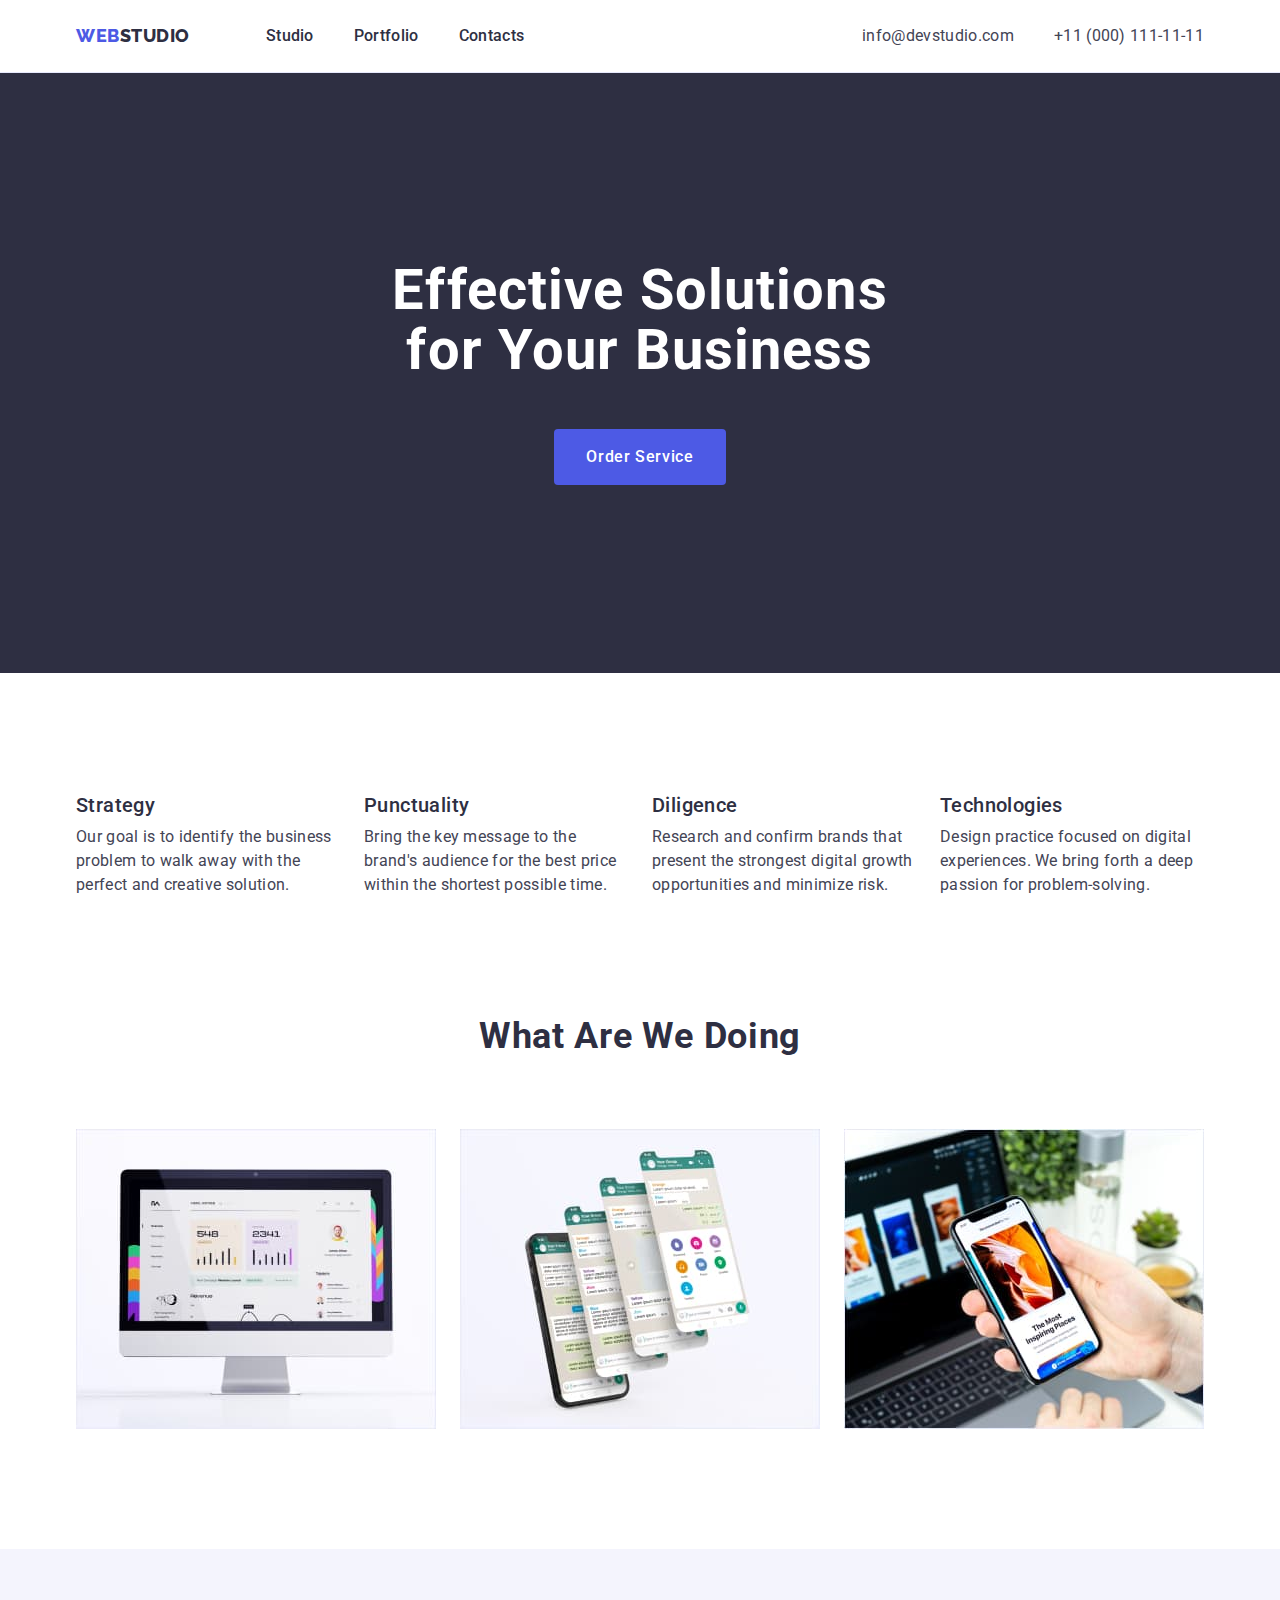
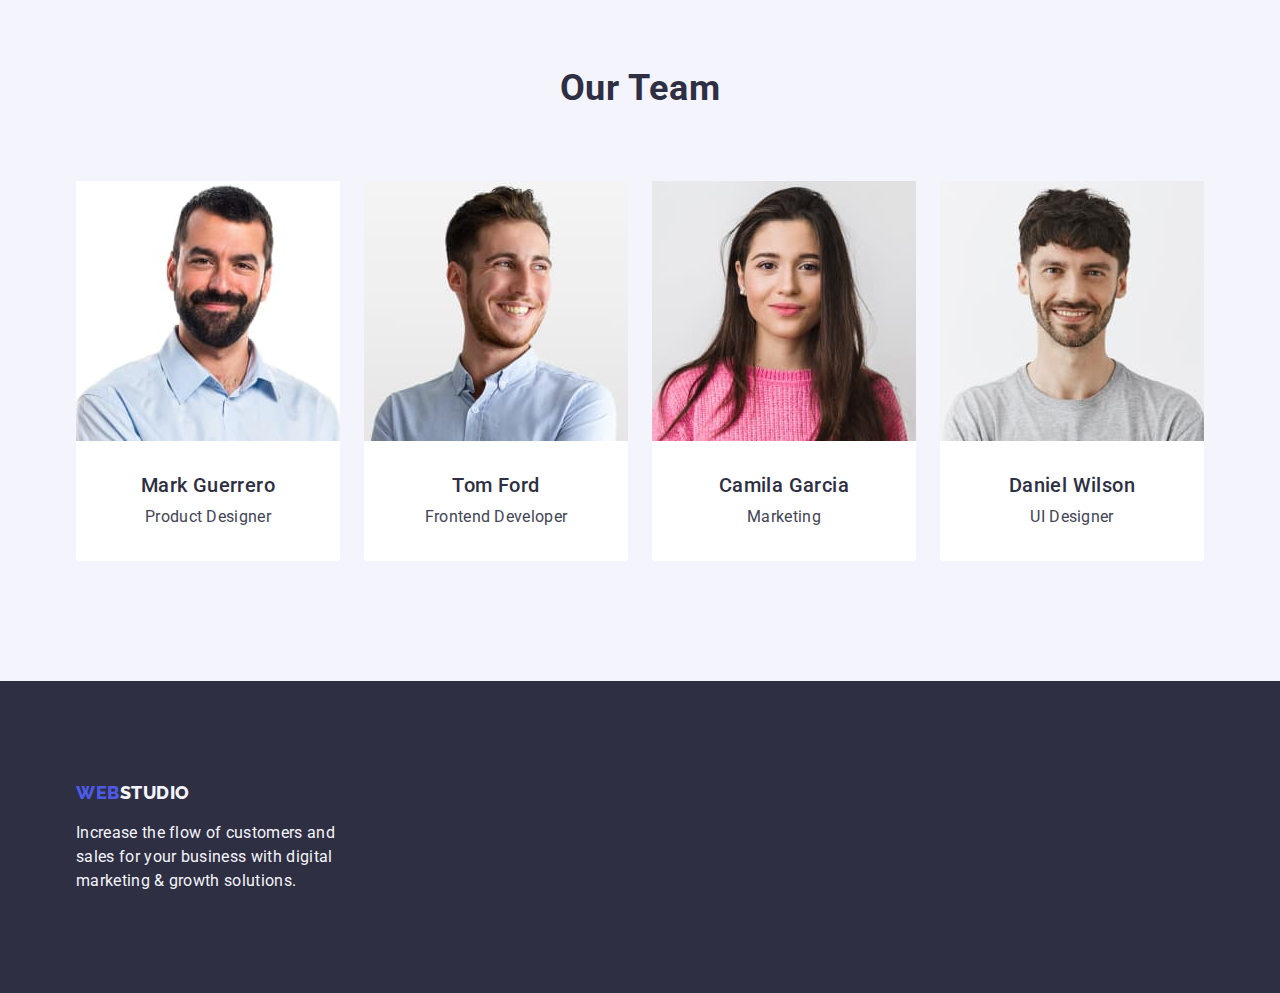
<file: index.html>
<!DOCTYPE html>
<html lang="en">
  <head>
    <meta charset="UTF-8" />
    <meta name="viewport" content="width=device-width, initial-scale=1.0" />
    <title>WebStudio - Effective Solutions for Your Business</title>
    <link rel="preconnect" href="https://fonts.googleapis.com" />
    <link rel="preconnect" href="https://fonts.gstatic.com" crossorigin />
    <link
      rel="stylesheet"
      href="https://fonts.googleapis.com/css2?family=Raleway:wght@800&family=Roboto:wght@400;500;700;900&display=swap"
    />
    <link
      rel="stylesheet"
      href="https://cdnjs.cloudflare.com/ajax/libs/modern-normalize/2.0.0/modern-normalize.min.css"
    />
    <link rel="stylesheet" href="./css/styles.css" />
  </head>
  <body>
    <!-- header -->
    <header class="header">
      <div class="container header-container">
        <nav class="nav-container">
          <a href="./index.html" class="logo logo-header"
            >Web<span class="logo-studio">Studio</span></a
          >
          <ul class="nav-list">
            <li>
              <a href="./index.html" class="nav-link">Studio</a>
            </li>
            <li>
              <a href="./portfolio.html" class="nav-link">Portfolio</a>
            </li>
            <li><a href="" class="nav-link">Contacts</a></li>
          </ul>
        </nav>
        <address class="contacts">
          <ul class="contacts-list">
            <li>
              <a href="mailto:info@devstudio.com" class="contacts-link"
                >info@devstudio.com</a
              >
            </li>
            <li>
              <a href="tel:+110001111111" class="contacts-link"
                >+11 (000) 111-11-11</a
              >
            </li>
          </ul>
        </address>
      </div>
    </header>
    <main>
      <!-- hero -->
      <section class="hero">
        <div class="container">
          <h1 class="hero-title">Effective Solutions for Your Business</h1>
          <button type="button" class="hero-button">Order Service</button>
        </div>
      </section>
      <!-- features -->
      <section class="features-section">
        <div class="container">
          <h2 class="visually-hidden">Features</h2>
          <ul class="features-list">
            <li class="features-item">
              <h3 class="section-subtitle">Strategy</h3>
              <p class="section-text">
                Our goal is to identify the business problem to walk away with
                the perfect and creative solution.
              </p>
            </li>
            <li class="features-item">
              <h3 class="section-subtitle">Punctuality</h3>
              <p class="section-text">
                Bring the key message to the brand's audience for the best price
                within the shortest possible time.
              </p>
            </li>
            <li class="features-item">
              <h3 class="section-subtitle">Diligence</h3>
              <p class="section-text">
                Research and confirm brands that present the strongest digital
                growth opportunities and minimize risk.
              </p>
            </li>
            <li class="features-item">
              <h3 class="section-subtitle">Technologies</h3>
              <p class="section-text">
                Design practice focused on digital experiences. We bring forth a
                deep passion for problem-solving.
              </p>
            </li>
          </ul>
        </div>
      </section>
      <!-- services -->
      <section class="services-section">
        <div class="container">
          <h2 class="section-title">What are we doing</h2>
          <ul class="services-list">
            <li class="services-item">
              <img
                src="./images/services-1.jpg"
                alt="Web application on computer monitor"
                width="360"
              />
            </li>
            <li class="services-item">
              <img
                src="./images/services-2.jpg"
                alt="Mobile application on four phones"
                width="360"
              />
            </li>
            <li class="services-item">
              <img
                src="./images/services-3.jpg"
                alt="Phone in man's hand"
                width="360"
              />
            </li>
          </ul>
        </div>
      </section>
      <!-- team -->
      <section class="team-section">
        <div class="container">
          <h2 class="section-title">Our Team</h2>
          <ul class="team-list">
            <li class="team-card">
              <img
                src="./images/team-1.jpg"
                alt="Photo of the product designer"
                width="264"
              />
              <div class="team-card-container">
                <h3 class="section-subtitle">Mark Guerrero</h3>
                <p class="section-text">Product Designer</p>
              </div>
            </li>
            <li class="team-card">
              <img
                src="./images/team-2.jpg"
                alt="Photo of the frontend developer"
                width="264"
              />
              <div class="team-card-container">
                <h3 class="section-subtitle">Tom Ford</h3>
                <p class="section-text">Frontend Developer</p>
              </div>
            </li>
            <li class="team-card">
              <img
                src="./images/team-3.jpg"
                alt="Photo of the marketer"
                width="264"
              />
              <div class="team-card-container">
                <h3 class="section-subtitle">Camila Garcia</h3>
                <p class="section-text">Marketing</p>
              </div>
            </li>
            <li class="team-card">
              <img
                src="./images/team-4.jpg"
                alt="Photo of the UI designer"
                width="264"
              />
              <div class="team-card-container">
                <h3 class="section-subtitle">Daniel Wilson</h3>
                <p class="section-text">UI Designer</p>
              </div>
            </li>
          </ul>
        </div>
      </section>
    </main>
    <!-- footer -->
    <footer class="footer">
      <div class="container">
        <a href="./index.html" class="logo logo-footer"
          >Web<span class="logo-studio">Studio</span></a
        >
        <p class="footer-text">
          Increase the flow of customers and sales for your business with
          digital marketing & growth solutions.
        </p>
      </div>
    </footer>
  </body>
</html>
</file>
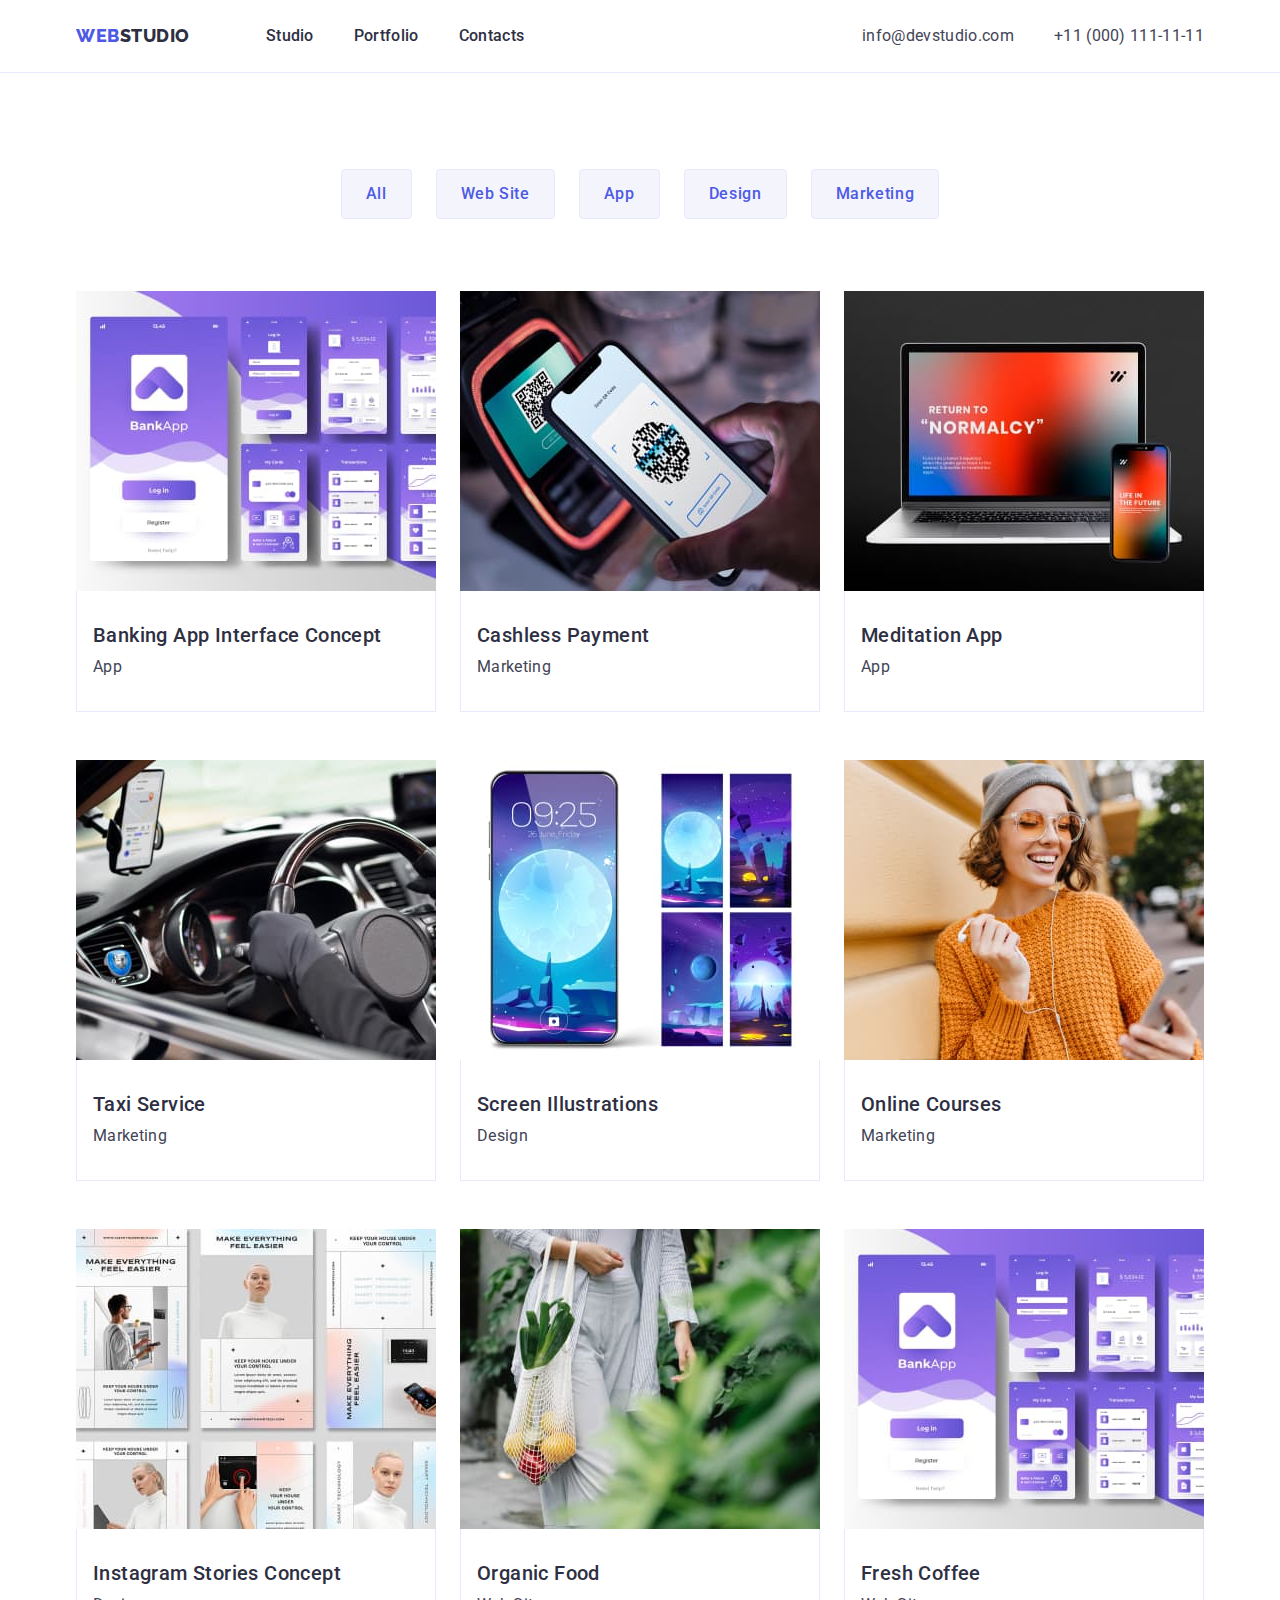
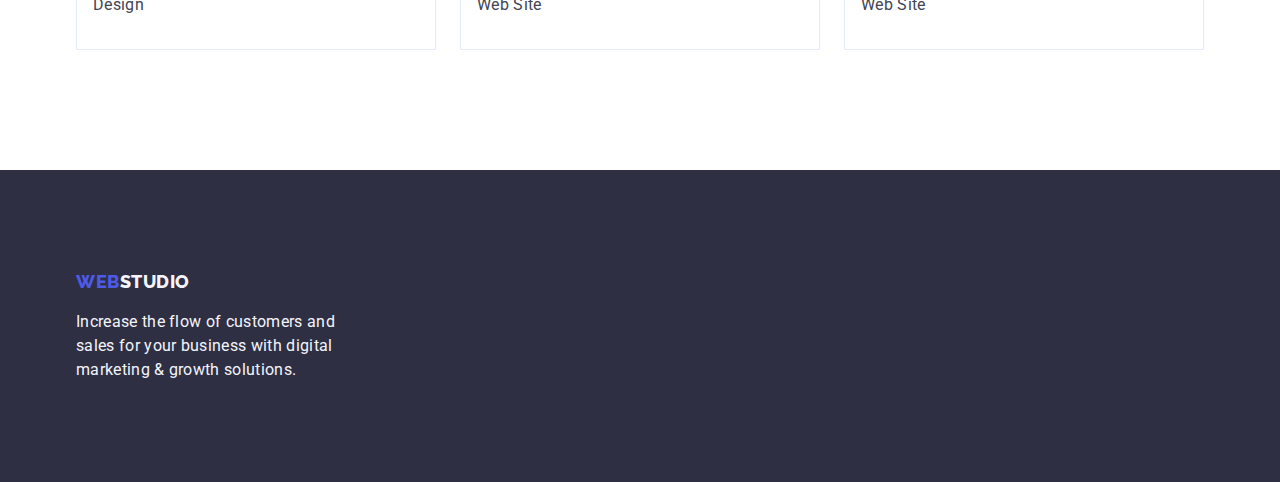
<file: portfolio.html>
<!DOCTYPE html>
<html lang="en">
  <head>
    <meta charset="UTF-8" />
    <meta name="viewport" content="width=device-width, initial-scale=1.0" />
    <title>WebStudio - Effective Solutions for Your Business</title>
    <link rel="preconnect" href="https://fonts.googleapis.com" />
    <link rel="preconnect" href="https://fonts.gstatic.com" crossorigin />
    <link
      rel="stylesheet"
      href="https://fonts.googleapis.com/css2?family=Raleway:wght@800&family=Roboto:wght@400;500;700;900&display=swap"
    />
    <link
      rel="stylesheet"
      href="https://cdnjs.cloudflare.com/ajax/libs/modern-normalize/2.0.0/modern-normalize.min.css"
    />
    <link rel="stylesheet" href="./css/styles.css" />
  </head>
  <body>
    <!-- header -->
    <header class="header">
      <div class="container header-container">
        <nav class="nav-container">
          <a href="./index.html" class="logo logo-header"
            >Web<span class="logo-studio">Studio</span></a
          >
          <ul class="nav-list">
            <li>
              <a href="./index.html" class="nav-link">Studio</a>
            </li>
            <li>
              <a href="./portfolio.html" class="nav-link">Portfolio</a>
            </li>
            <li><a href="" class="nav-link">Contacts</a></li>
          </ul>
        </nav>
        <address class="contacts">
          <ul class="contacts-list">
            <li>
              <a href="mailto:info@devstudio.com" class="contacts-link"
                >info@devstudio.com</a
              >
            </li>
            <li>
              <a href="tel:+110001111111" class="contacts-link"
                >+11 (000) 111-11-11</a
              >
            </li>
          </ul>
        </address>
      </div>
    </header>
    <main>
      <section class="portfolio-section">
        <div class="container">
          <h1 class="visually-hidden">Portfolio</h1>
          <ul class="portfolio-buttons">
            <li>
              <button type="button" class="portfolio-button">All</button>
            </li>
            <li>
              <button type="button" class="portfolio-button">Web Site</button>
            </li>
            <li>
              <button type="button" class="portfolio-button">App</button>
            </li>
            <li>
              <button type="button" class="portfolio-button">Design</button>
            </li>
            <li>
              <button type="button" class="portfolio-button">Marketing</button>
            </li>
          </ul>

          <ul class="portfolio-list">
            <li class="portfolio-item">
              <a href="">
                <img
                  src="./images/portfolio-1.jpg"
                  alt="Banking app screenshots"
                  width="360"
                />
                <div class="portfolio-card-container">
                  <h2 class="section-subtitle">
                    Banking App Interface Concept
                  </h2>
                  <p class="section-text">App</p>
                </div>
              </a>
            </li>
            <li class="portfolio-item">
              <a href="">
                <img
                  src="./images/portfolio-2.jpg"
                  alt="Payment with QR-code"
                  width="360"
                />
                <div class="portfolio-card-container">
                  <h2 class="section-subtitle">Cashless Payment</h2>
                  <p class="section-text">Marketing</p>
                </div>
              </a>
            </li>
            <li class="portfolio-item">
              <a href="">
                <img
                  src="./images/portfolio-3.jpg"
                  alt="Notebook and mobile phone"
                  width="360"
                />
                <div class="portfolio-card-container">
                  <h2 class="section-subtitle">Meditation App</h2>
                  <p class="section-text">App</p>
                </div>
              </a>
            </li>
            <li class="portfolio-item">
              <a href="">
                <img
                  src="./images/portfolio-4.jpg"
                  alt="Man driving a car"
                  width="360"
                />
                <div class="portfolio-card-container">
                  <h2 class="section-subtitle">Taxi Service</h2>
                  <p class="section-text">Marketing</p>
                </div>
              </a>
            </li>
            <li class="portfolio-item">
              <a href="">
                <img
                  src="./images/portfolio-5.jpg"
                  alt="Mobile phone and screenshots"
                  width="360"
                />
                <div class="portfolio-card-container">
                  <h2 class="section-subtitle">Screen Illustrations</h2>
                  <p class="section-text">Design</p>
                </div>
              </a>
            </li>
            <li class="portfolio-item">
              <a href="">
                <img
                  src="./images/portfolio-6.jpg"
                  alt="Smiling girl looking on the phone"
                  width="360"
                />
                <div class="portfolio-card-container">
                  <h2 class="section-subtitle">Online Courses</h2>
                  <p class="section-text">Marketing</p>
                </div>
              </a>
            </li>
            <li class="portfolio-item">
              <a href="">
                <img
                  src="./images/portfolio-7.jpg"
                  alt="Screenshots of instagram stories"
                  width="360"
                />
                <div class="portfolio-card-container">
                  <h2 class="section-subtitle">Instagram Stories Concept</h2>
                  <p class="section-text">Design</p>
                </div>
              </a>
            </li>
            <li class="portfolio-item">
              <a href="">
                <img
                  src="./images/portfolio-8.jpg"
                  alt="Woman with a string bag of fruit"
                  width="360"
                />
                <div class="portfolio-card-container">
                  <h2 class="section-subtitle">Organic Food</h2>
                  <p class="section-text">Web Site</p>
                </div>
              </a>
            </li>
            <li class="portfolio-item">
              <a href="">
                <img
                  src="./images/portfolio-1.jpg"
                  alt="The process of making coffee"
                  width="360"
                />
                <div class="portfolio-card-container">
                  <h2 class="section-subtitle">Fresh Coffee</h2>
                  <p class="section-text">Web Site</p>
                </div>
              </a>
            </li>
          </ul>
        </div>
      </section>
    </main>
    <!-- footer -->
    <footer class="footer">
      <div class="container">
        <a href="./index.html" class="logo logo-footer"
          >Web<span class="logo-studio">Studio</span></a
        >
        <p class="footer-text">
          Increase the flow of customers and sales for your business with
          digital marketing & growth solutions.
        </p>
      </div>
    </footer>
  </body>
</html>
</file>
<file: css/styles.css>
:root {
  --color-primary-brand: #4d5ae5;
  --color-pressed-state: #404bbf;
  --color-dark: #2e2f42;
  --color-success: #31d0aa;
  --color-text: #434455;
  --color-subtle-text: #8e8f99;
  --color-accent: #e7e9fc;
  --color-light: #f4f4fd;
  --color-modal-overlay: #2e2f42;
  --color-hero-background: #2e2f42;
  --color-white-background: #ffffff;
  --color-modal-background: #fcfcfc;
}

h1,
h2,
h3,
p {
  margin-top: 0;
  margin-bottom: 0;
}

ul {
  list-style-type: none;
  margin-top: 0;
  margin-bottom: 0;
  padding-left: 0;
}

a {
  text-decoration: none;
  color: inherit;
}

button {
  padding: 0;
  border: none;
  font-family: inherit;
  cursor: pointer;
}

img {
  display: block;
  max-width: 100%;
}

body {
  font-family: 'Roboto', sans-serif;
  font-size: 16px;
  line-height: 1.5;
  letter-spacing: 0.02em;
  color: var(--color-text);
  background-color: var(--color-white-background);
}

.container {
  width: 1158px;
  margin-left: auto;
  margin-right: auto;
  padding-left: 15px;
  padding-right: 15px;
}

.visually-hidden {
  position: absolute;
  width: 1px;
  height: 1px;
  margin: -1px;
  border: 0;
  padding: 0;
  white-space: nowrap;
  clip-path: inset(100%);
  clip: rect(0 0 0 0);
  overflow: hidden;
}

.section-title {
  margin-bottom: 72px;
  font-size: 36px;
  line-height: 1.11;
  letter-spacing: 0.02em;
  color: var(--color-dark);
  text-align: center;
  text-transform: capitalize;
}

.section-subtitle {
  margin-bottom: 8px;
  font-size: 20px;
  font-weight: 500;
  line-height: 1.2;
  letter-spacing: 0.02em;
  color: var(--color-dark);
}

.header {
  border-bottom: 1px solid var(--color-accent);
}

.header-container {
  display: flex;
  justify-content: space-between;
}

.nav-container {
  display: flex;
  align-items: center;
}

.logo {
  display: inline-block;
  padding: 1.5px 0;
  text-transform: uppercase;
  font-family: 'Raleway', sans-serif;
  font-size: 18px;
  font-weight: 800;
  line-height: 1.17;
  letter-spacing: 0.03em;
  color: var(--color-primary-brand);
}

.logo .logo-studio {
  color: var(--color-dark);
}

.logo-header {
  margin-right: 76px;
}

.nav-list {
  display: flex;
}

.nav-list li:not(:last-child) {
  margin-right: 40px;
}

.nav-link {
  display: block;
  padding: 24px 0;
  font-weight: 500;
  color: var(--color-dark);
}

.nav-link:hover,
.nav-link:focus {
  color: var(--color-pressed-state);
}

.contacts {
  font-style: normal;
}

.contacts-list {
  display: flex;
}

.contacts-list li:not(:last-child) {
  margin-right: 40px;
}

.contacts-link {
  display: block;
  padding: 24px 0;
}

.contacts-link:hover,
.contacts-link:focus {
  color: var(--color-pressed-state);
}

.hero {
  padding: 188px 0;
  background-color: var(--color-hero-background);
}

.hero-title {
  max-width: 496px;
  margin: 0 auto 48px auto;
  text-align: center;
  font-size: 56px;
  line-height: 1.07;
  letter-spacing: 0.02em;
  color: var(--color-white-background);
}

.hero-button {
  display: block;
  min-width: 169px;
  margin: 0 auto;
  padding: 16px 32px;
  border-radius: 4px;
  font-size: 16px;
  font-weight: 500;
  line-height: 1.5;
  letter-spacing: 0.04em;
  color: var(--color-white-background);
  background-color: var(--color-primary-brand);
}

.hero-button:hover,
.hero-button:focus {
  background-color: var(--color-pressed-state);
}

.features-section {
  padding: 120px 0 120px 0;
}

.features-list {
  display: flex;
}

.features-item {
  flex-basis: calc((100% - 3 * 24px) / 4);
}

.features-item:not(:last-child) {
  margin-right: 24px;
}

.services-section {
  padding-bottom: 120px;
}

.services-list {
  display: flex;
}

.services-item {
  flex-basis: calc((100% - 2 * 24px) / 3);
}

.services-item:not(:last-child) {
  margin-right: 24px;
}

.team-section {
  padding: 120px 0 120px 0;
  background-color: var(--color-light);
}

.team-list {
  display: flex;
}

.team-card {
  flex-basis: calc((100% - 3 * 24px) / 4);
  border-radius: 0px 0px 4px 4px;
  background-color: var(--color-white-background);
}

.team-card:not(:last-child) {
  margin-right: 24px;
}

.team-card-container {
  padding: 32px 0;
}

.team-card-container .section-subtitle,
.team-card-container .section-text {
  text-align: center;
}

.footer {
  padding: 100px 0;
  background-color: var(--color-dark);
}

.logo-footer {
  margin-bottom: 16px;
}

.logo-footer .logo-studio {
  color: var(--color-light);
}

.footer-text {
  width: 264px;
  color: var(--color-light);
}

.portfolio-section {
  padding: 96px 0 120px 0;
}

.portfolio-buttons {
  display: flex;
  justify-content: center;
  margin-bottom: 72px;
}

.portfolio-buttons li:not(:last-child) {
  margin-right: 24px;
}

.portfolio-button {
  padding: 12px 24px;
  border: 1px solid var(--color-accent);
  border-radius: 4px;
  font-size: 16px;
  font-weight: 500;
  line-height: 1.5;
  letter-spacing: 0.04em;
  color: var(--color-primary-brand);
  background-color: var(--color-light);
}

.portfolio-button:hover,
.portfolio-button:focus {
  color: var(--color-white-background);
  background-color: var(--color-pressed-state);
  border: 1px solid transparent;
}

.portfolio-list {
  display: flex;
  flex-wrap: wrap;
}

.portfolio-item {
  flex-basis: calc((100% - 2 * 24px) / 3);
}

.portfolio-item:not(:nth-child(3n)) {
  margin-right: 24px;
}

.portfolio-item:not(:nth-last-child(-n+3)) {
  margin-bottom: 48px;
}

.portfolio-card-container {
  padding: 32px 16px;
  border: 1px solid var(--color-accent);
  border-top: none;
}
</file>
